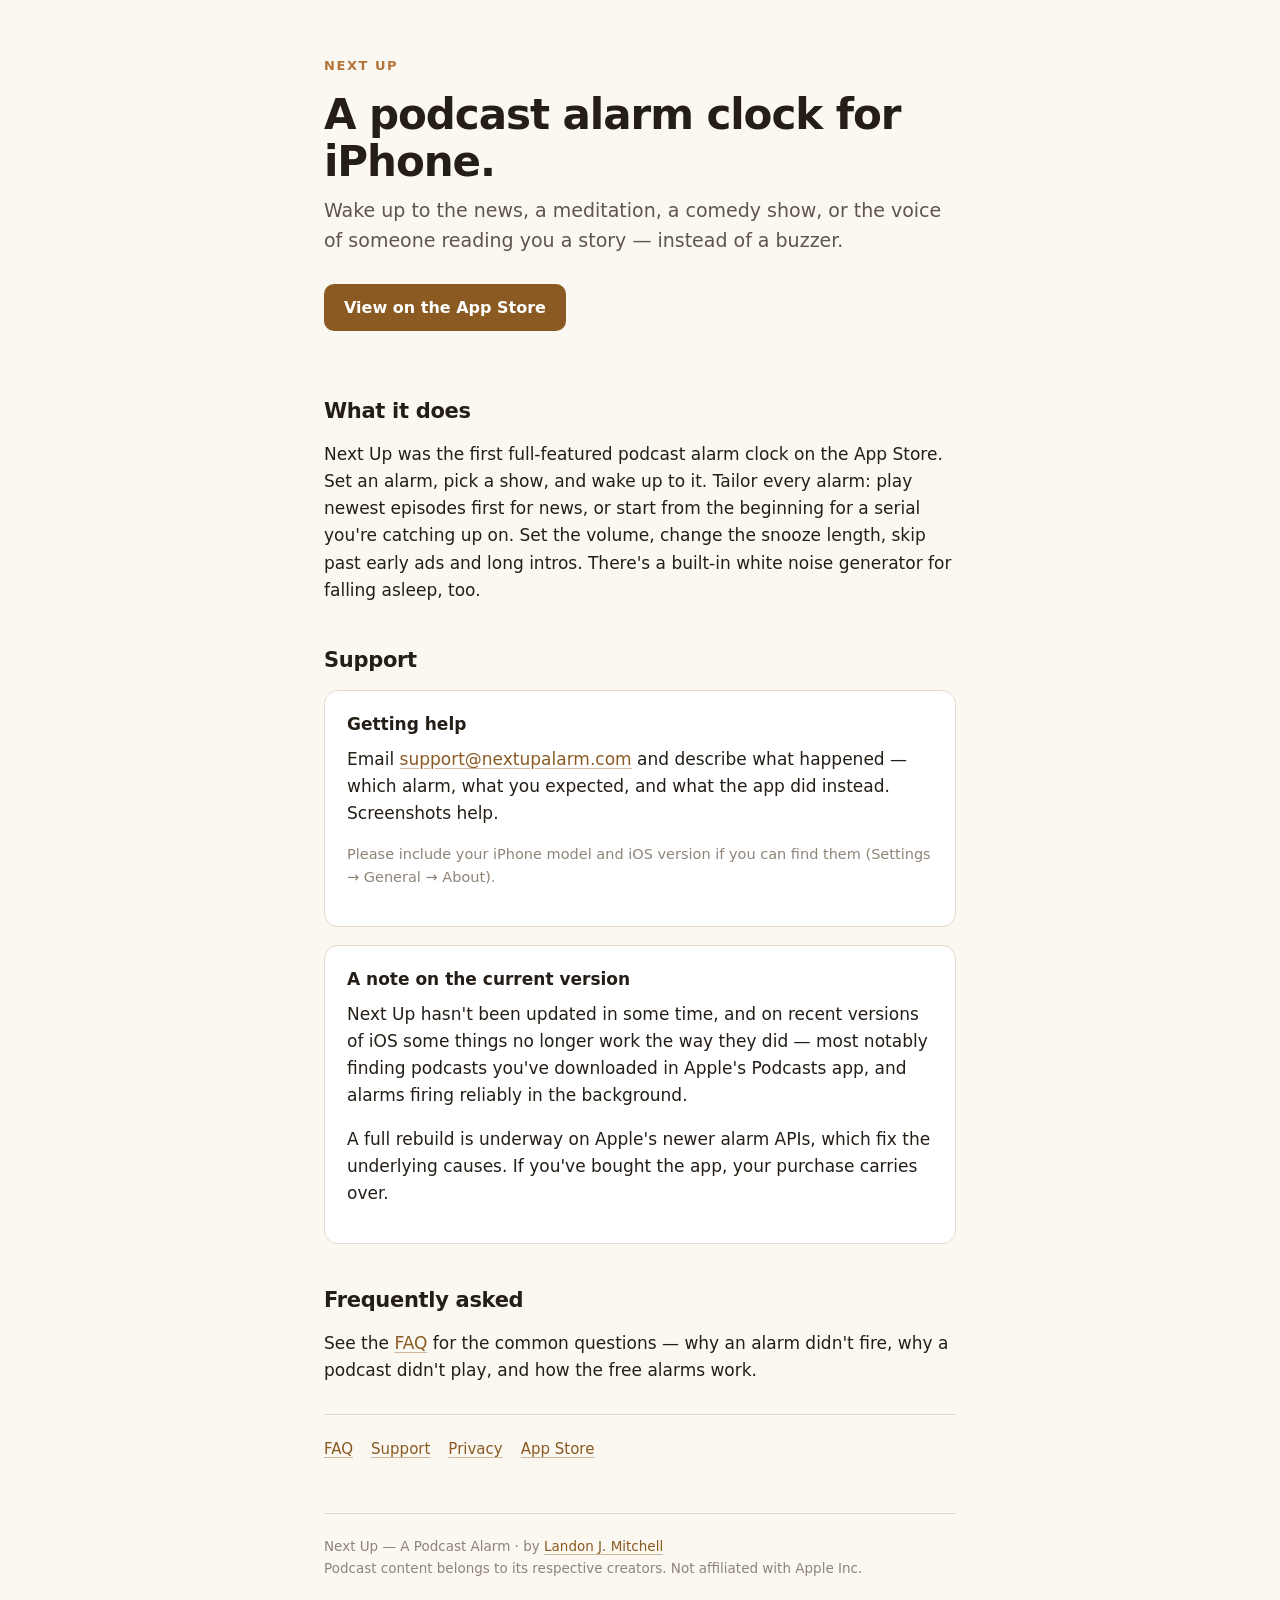
<file: index.html>
<!doctype html>
<html lang="en">
<head>
<meta charset="utf-8">
<meta name="viewport" content="width=device-width,initial-scale=1">
<title>Next Up — A Podcast Alarm</title>
<meta name="description" content="Next Up is a podcast alarm clock for iPhone. Wake up to the news, a meditation, a comedy show, or a story — instead of a buzzer.">
<link rel="stylesheet" href="/_style.css">
</head>
<body>
<div class="wrap">

<header>
  <div class="mark">Next Up</div>
  <h1>A podcast alarm clock for iPhone.</h1>
  <p class="tag">Wake up to the news, a meditation, a comedy show, or the voice of someone reading you a story — instead of a buzzer.</p>
  <p><a class="btn" href="https://apps.apple.com/us/app/next-up-a-podcast-alarm/id1472608295">View on the App&nbsp;Store</a></p>
</header>

<h2>What it does</h2>
<p>Next Up was the first full-featured podcast alarm clock on the App Store. Set an alarm, pick a show, and wake up to it. Tailor every alarm: play newest episodes first for news, or start from the beginning for a serial you're catching up on. Set the volume, change the snooze length, skip past early ads and long intros. There's a built-in white noise generator for falling asleep, too.</p>

<h2>Support</h2>
<div class="card">
  <h3>Getting help</h3>
  <p>Email <a href="mailto:support@nextupalarm.com">support@nextupalarm.com</a> and describe what happened — which alarm, what you expected, and what the app did instead. Screenshots help.</p>
  <p class="muted">Please include your iPhone model and iOS version if you can find them (Settings → General → About).</p>
</div>

<!-- EDIT ME: status note. Delete this card, or replace with whatever you want users to know. -->
<div class="card">
  <h3>A note on the current version</h3>
  <p>Next Up hasn't been updated in some time, and on recent versions of iOS some things no longer work the way they did — most notably finding podcasts you've downloaded in Apple's Podcasts app, and alarms firing reliably in the background.</p>
  <p>A full rebuild is underway on Apple's newer alarm APIs, which fix the underlying causes. If you've bought the app, your purchase carries over.</p>
</div>

<h2>Frequently asked</h2>
<p>See the <a href="/faq/">FAQ</a> for the common questions — why an alarm didn't fire, why a podcast didn't play, and how the free alarms work.</p>

<nav>
  <a href="/faq/">FAQ</a>
  <a href="/support/">Support</a>
  <a href="/privacy-policy/">Privacy</a>
  <a href="https://apps.apple.com/us/app/next-up-a-podcast-alarm/id1472608295">App Store</a>
</nav>

<footer>
  Next Up — A Podcast Alarm · by <a href="https://landonjmitchell.com">Landon&nbsp;J.&nbsp;Mitchell</a><br>
  Podcast content belongs to its respective creators. Not affiliated with Apple Inc.
</footer>

</div>
</body>
</html>
</file>
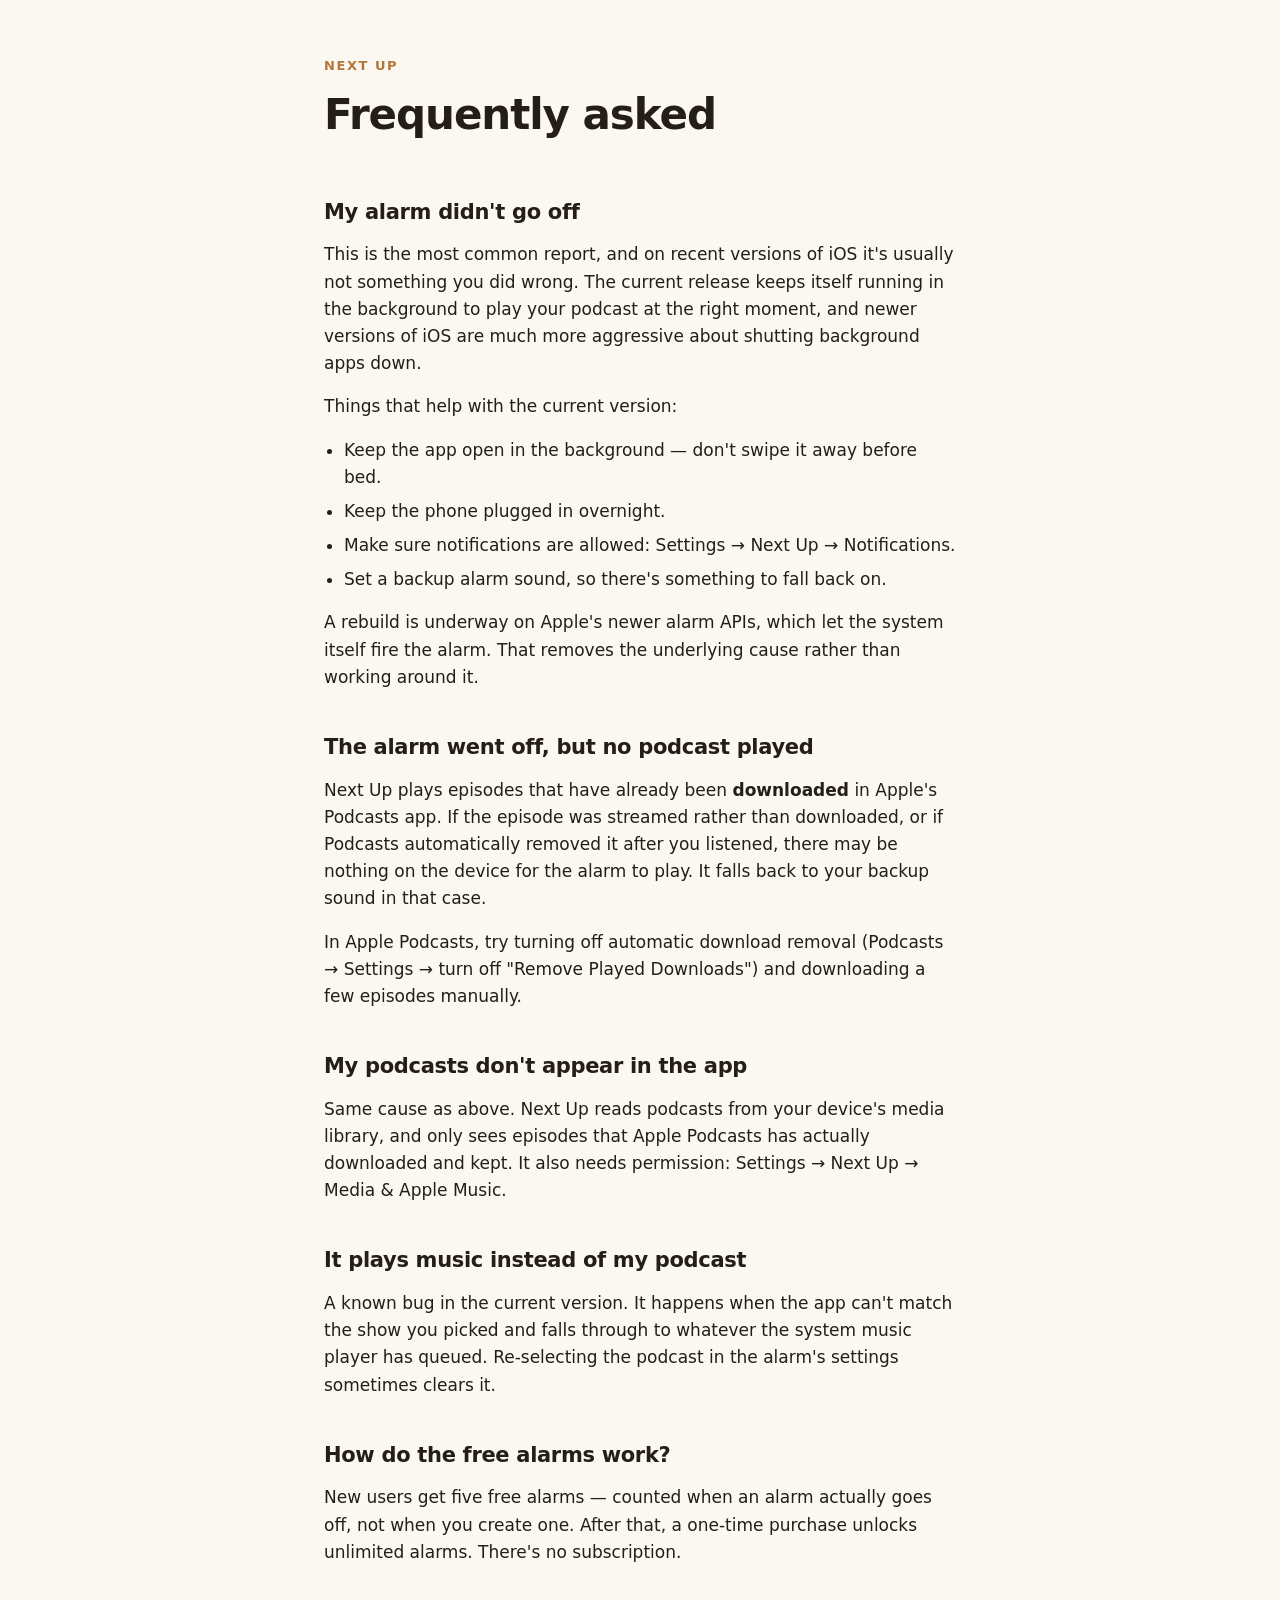
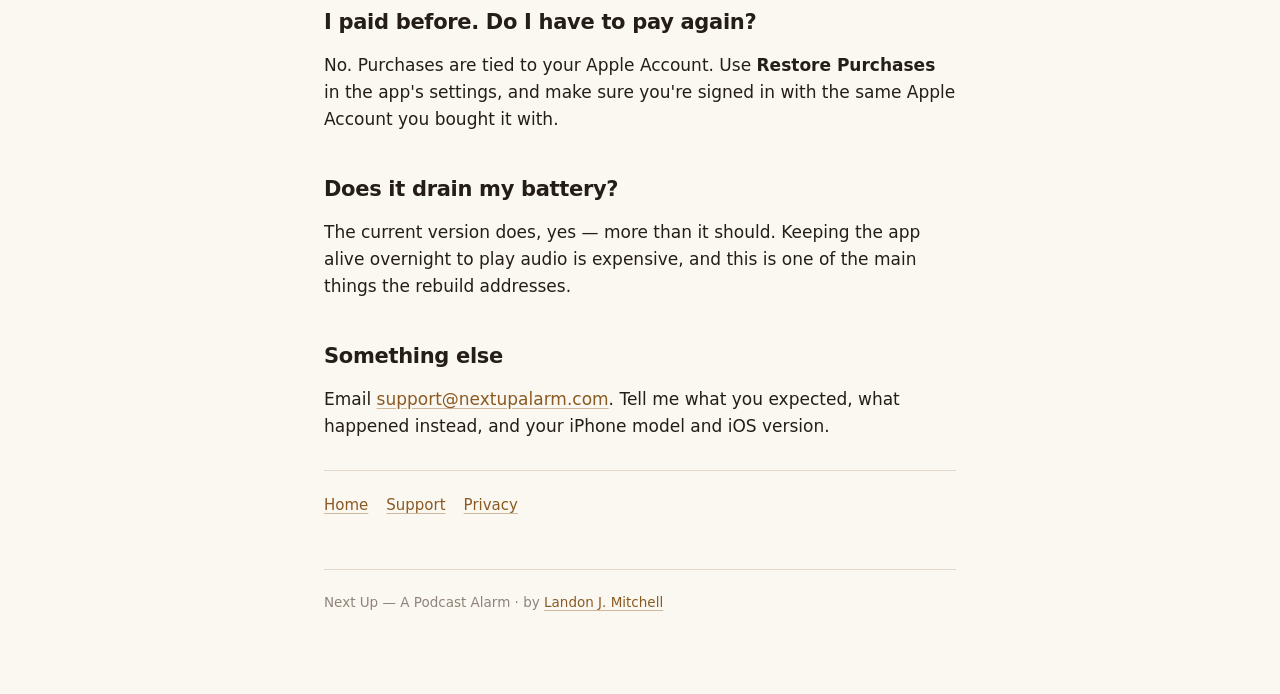
<file: faq/index.html>
<!doctype html>
<html lang="en">
<head>
<meta charset="utf-8">
<meta name="viewport" content="width=device-width,initial-scale=1">
<title>FAQ — Next Up</title>
<meta name="description" content="Common questions about Next Up — A Podcast Alarm.">
<link rel="stylesheet" href="/_style.css">
</head>
<body>
<div class="wrap">

<header>
  <div class="mark"><a href="/" style="color:inherit;text-decoration:none">Next Up</a></div>
  <h1>Frequently asked</h1>
</header>

<h2>My alarm didn't go off</h2>
<p>This is the most common report, and on recent versions of iOS it's usually not something you did wrong. The current release keeps itself running in the background to play your podcast at the right moment, and newer versions of iOS are much more aggressive about shutting background apps down.</p>
<p>Things that help with the current version:</p>
<ul>
  <li>Keep the app open in the background — don't swipe it away before bed.</li>
  <li>Keep the phone plugged in overnight.</li>
  <li>Make sure notifications are allowed: Settings → Next Up → Notifications.</li>
  <li>Set a backup alarm sound, so there's something to fall back on.</li>
</ul>
<p>A rebuild is underway on Apple's newer alarm APIs, which let the system itself fire the alarm. That removes the underlying cause rather than working around it.</p>

<h2>The alarm went off, but no podcast played</h2>
<p>Next Up plays episodes that have already been <strong>downloaded</strong> in Apple's Podcasts app. If the episode was streamed rather than downloaded, or if Podcasts automatically removed it after you listened, there may be nothing on the device for the alarm to play. It falls back to your backup sound in that case.</p>
<p>In Apple Podcasts, try turning off automatic download removal (Podcasts → Settings → turn off "Remove Played Downloads") and downloading a few episodes manually.</p>

<h2>My podcasts don't appear in the app</h2>
<p>Same cause as above. Next Up reads podcasts from your device's media library, and only sees episodes that Apple Podcasts has actually downloaded and kept. It also needs permission: Settings → Next Up → Media &amp; Apple Music.</p>

<h2>It plays music instead of my podcast</h2>
<p>A known bug in the current version. It happens when the app can't match the show you picked and falls through to whatever the system music player has queued. Re-selecting the podcast in the alarm's settings sometimes clears it.</p>

<h2>How do the free alarms work?</h2>
<p>New users get five free alarms — counted when an alarm actually goes off, not when you create one. After that, a one-time purchase unlocks unlimited alarms. There's no subscription.</p>

<h2>I paid before. Do I have to pay again?</h2>
<p>No. Purchases are tied to your Apple Account. Use <strong>Restore Purchases</strong> in the app's settings, and make sure you're signed in with the same Apple Account you bought it with.</p>

<h2>Does it drain my battery?</h2>
<p>The current version does, yes — more than it should. Keeping the app alive overnight to play audio is expensive, and this is one of the main things the rebuild addresses.</p>

<h2>Something else</h2>
<p>Email <a href="mailto:support@nextupalarm.com">support@nextupalarm.com</a>. Tell me what you expected, what happened instead, and your iPhone model and iOS version.</p>

<nav>
  <a href="/">Home</a>
  <a href="/support/">Support</a>
  <a href="/privacy-policy/">Privacy</a>
</nav>

<footer>
  Next Up — A Podcast Alarm · by <a href="https://landonjmitchell.com">Landon&nbsp;J.&nbsp;Mitchell</a>
</footer>

</div>
</body>
</html>
</file>
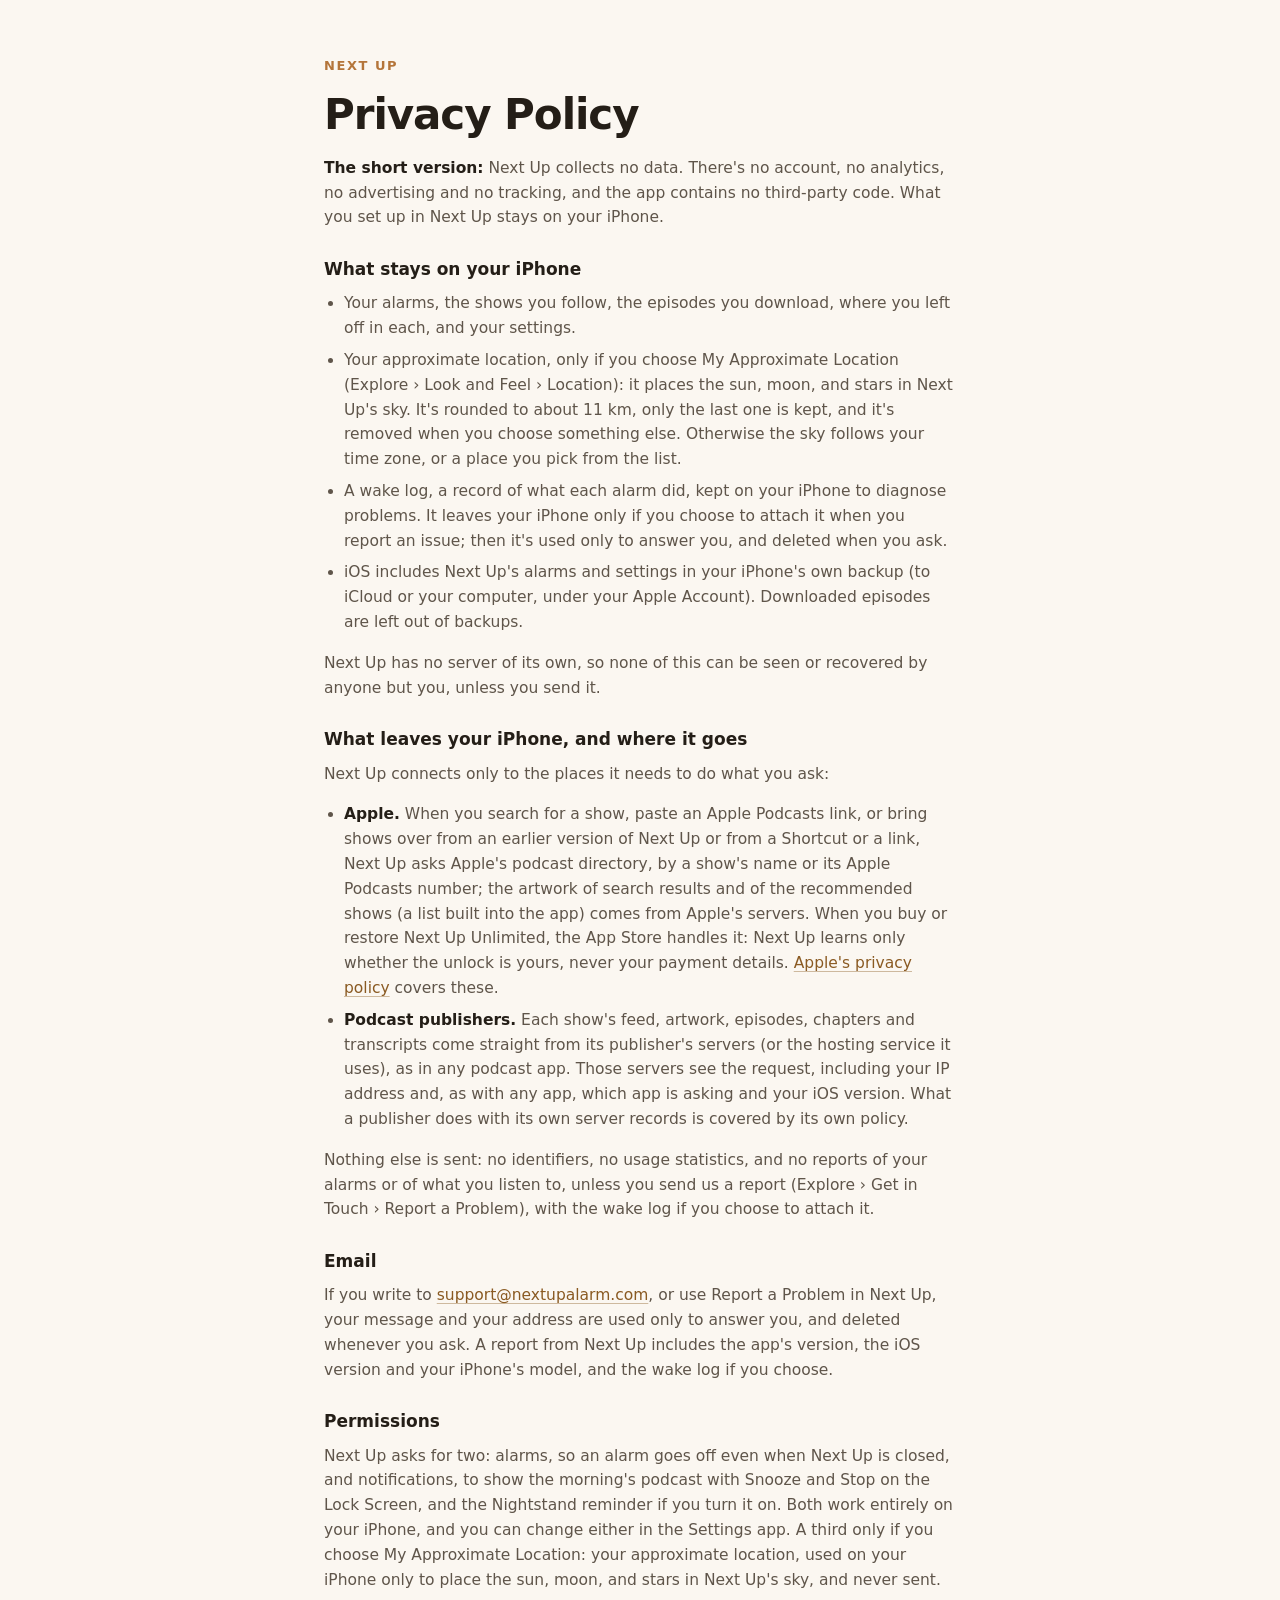
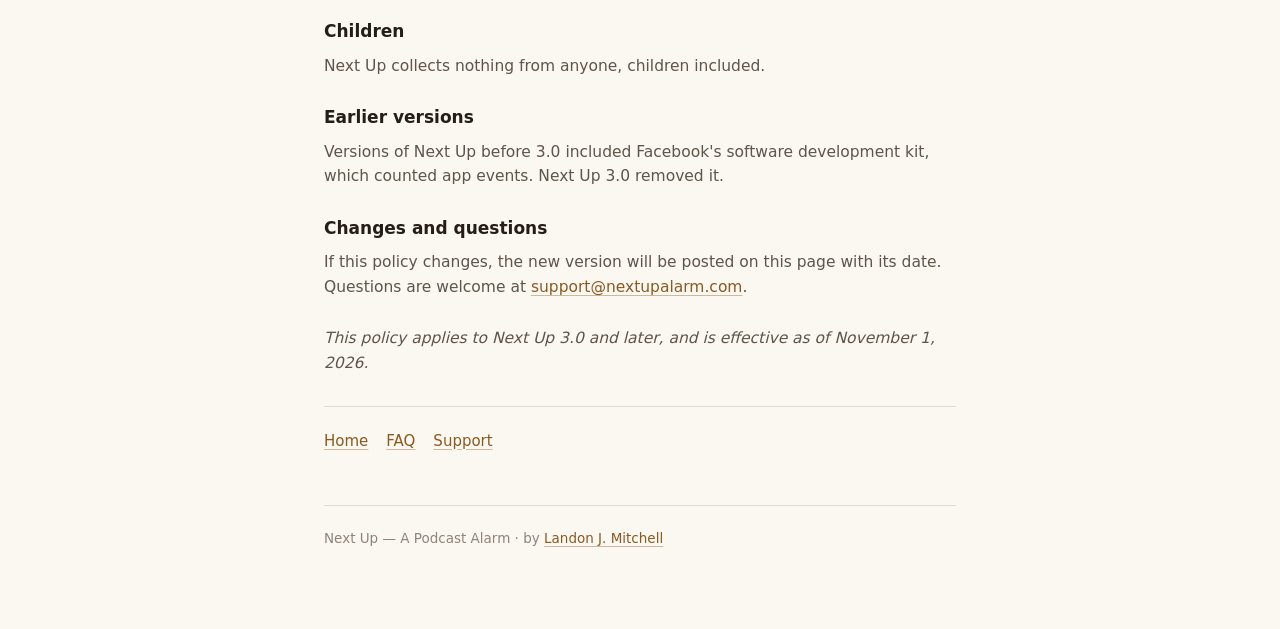
<file: privacy-policy/index.html>
<!doctype html>
<html lang="en">
<head>
<meta charset="utf-8">
<meta name="viewport" content="width=device-width,initial-scale=1">
<title>Privacy Policy — Next Up</title>
<meta name="description" content="Privacy policy for Next Up — A Podcast Alarm.">
<link rel="stylesheet" href="/_style.css">
</head>
<body>
<div class="wrap legal">

<header>
  <div class="mark"><a href="/" style="color:inherit;text-decoration:none">Next Up</a></div>
  <h1>Privacy Policy</h1>
</header>

<p><strong>The short version:</strong> Next Up collects no data. There's no account, no analytics, no advertising and no tracking, and the app contains no third-party code. What you set up in Next Up stays on your iPhone.</p>

<h3>What stays on your iPhone</h3>
<ul>
  <li>Your alarms, the shows you follow, the episodes you download, where you left off in each, and your settings.</li>
  <li>Your approximate location, only if you choose My Approximate Location (Explore › Look and Feel › Location): it places the sun, moon, and stars in Next Up's sky. It's rounded to about 11 km, only the last one is kept, and it's removed when you choose something else. Otherwise the sky follows your time zone, or a place you pick from the list.</li>
  <li>A wake log, a record of what each alarm did, kept on your iPhone to diagnose problems. It leaves your iPhone only if you choose to attach it when you report an issue; then it's used only to answer you, and deleted when you ask.</li>
  <li>iOS includes Next Up's alarms and settings in your iPhone's own backup (to iCloud or your computer, under your Apple Account). Downloaded episodes are left out of backups.</li>
</ul>
<p>Next Up has no server of its own, so none of this can be seen or recovered by anyone but you, unless you send it.</p>

<h3>What leaves your iPhone, and where it goes</h3>
<p>Next Up connects only to the places it needs to do what you ask:</p>
<ul>
  <li><strong>Apple.</strong> When you search for a show, paste an Apple Podcasts link, or bring shows over from an earlier version of Next Up or from a Shortcut or a link, Next Up asks Apple's podcast directory, by a show's name or its Apple Podcasts number; the artwork of search results and of the recommended shows (a list built into the app) comes from Apple's servers. When you buy or restore Next Up Unlimited, the App Store handles it: Next Up learns only whether the unlock is yours, never your payment details. <a href="https://www.apple.com/legal/privacy/">Apple's privacy policy</a> covers these.</li>
  <li><strong>Podcast publishers.</strong> Each show's feed, artwork, episodes, chapters and transcripts come straight from its publisher's servers (or the hosting service it uses), as in any podcast app. Those servers see the request, including your IP address and, as with any app, which app is asking and your iOS version. What a publisher does with its own server records is covered by its own policy.</li>
</ul>
<p>Nothing else is sent: no identifiers, no usage statistics, and no reports of your alarms or of what you listen to, unless you send us a report (Explore › Get in Touch › Report a Problem), with the wake log if you choose to attach it.</p>

<h3>Email</h3>
<p>If you write to <a href="mailto:support@nextupalarm.com">support@nextupalarm.com</a>, or use Report a Problem in Next Up, your message and your address are used only to answer you, and deleted whenever you ask. A report from Next Up includes the app's version, the iOS version and your iPhone's model, and the wake log if you choose.</p>

<h3>Permissions</h3>
<p>Next Up asks for two: alarms, so an alarm goes off even when Next Up is closed, and notifications, to show the morning's podcast with Snooze and Stop on the Lock Screen, and the Nightstand reminder if you turn it on. Both work entirely on your iPhone, and you can change either in the Settings app. A third only if you choose My Approximate Location: your approximate location, used on your iPhone only to place the sun, moon, and stars in Next Up's sky, and never sent.</p>

<h3>Children</h3>
<p>Next Up collects nothing from anyone, children included.</p>

<h3>Earlier versions</h3>
<p>Versions of Next Up before 3.0 included Facebook's software development kit, which counted app events. Next Up 3.0 removed it.</p>

<h3>Changes and questions</h3>
<p>If this policy changes, the new version will be posted on this page with its date. Questions are welcome at <a href="mailto:support@nextupalarm.com">support@nextupalarm.com</a>.</p>

<p class="eff">This policy applies to Next Up 3.0 and later, and is effective as of November 1, 2026.</p>

<nav>
  <a href="/">Home</a>
  <a href="/faq/">FAQ</a>
  <a href="/support/">Support</a>
</nav>

<footer>
  Next Up — A Podcast Alarm · by <a href="https://landonjmitchell.com">Landon&nbsp;J.&nbsp;Mitchell</a>
</footer>

</div>
</body>
</html>
</file>
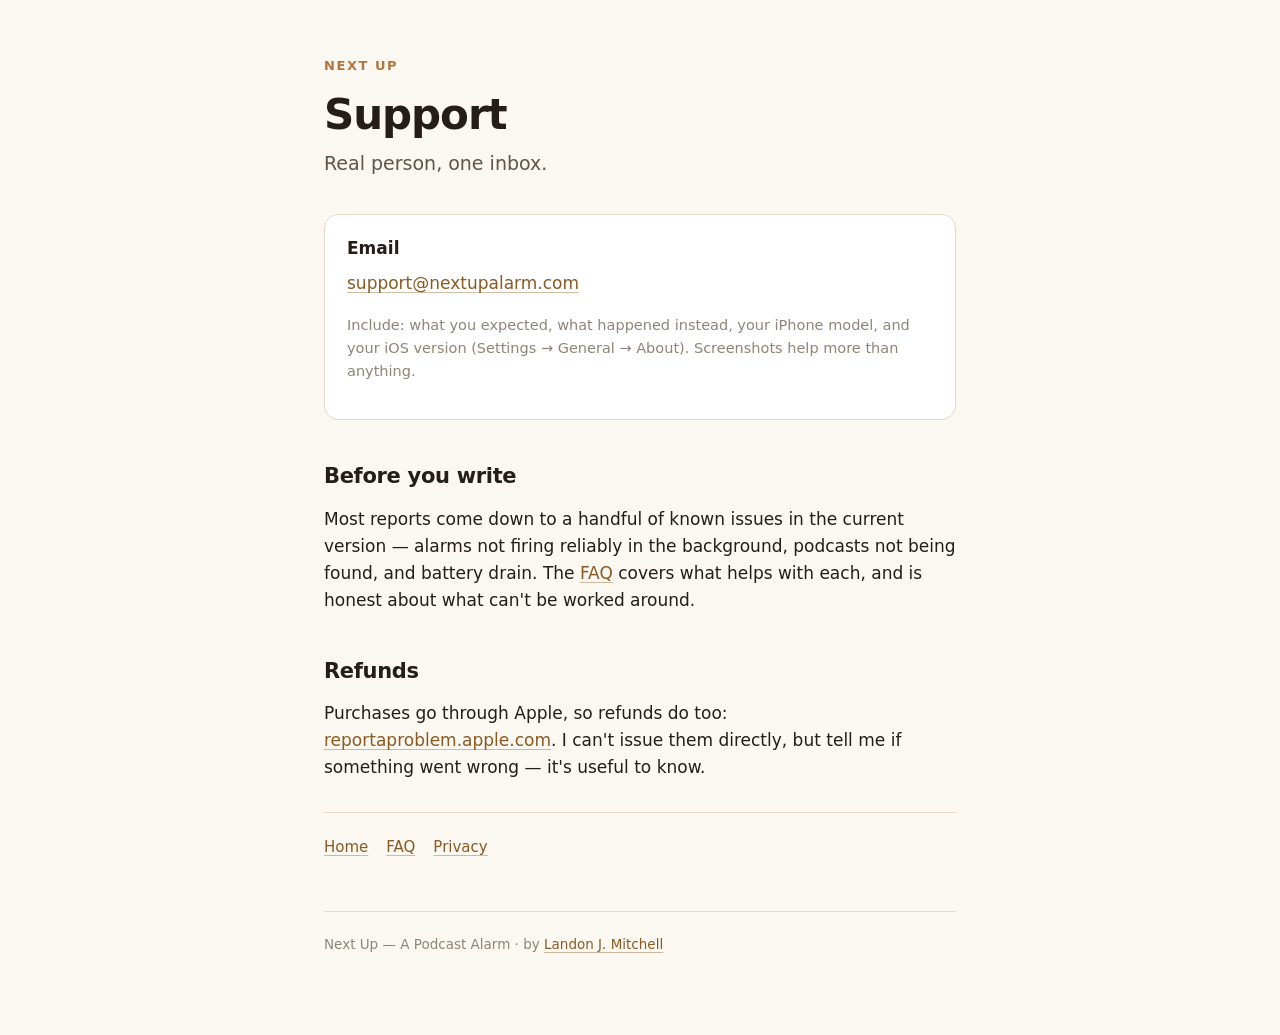
<file: support/index.html>
<!doctype html>
<html lang="en">
<head>
<meta charset="utf-8">
<meta name="viewport" content="width=device-width,initial-scale=1">
<title>Support — Next Up</title>
<meta name="description" content="Get help with Next Up — A Podcast Alarm.">
<link rel="stylesheet" href="/_style.css">
</head>
<body>
<div class="wrap">

<header>
  <div class="mark"><a href="/" style="color:inherit;text-decoration:none">Next Up</a></div>
  <h1>Support</h1>
  <p class="tag">Real person, one inbox.</p>
</header>

<div class="card">
  <h3>Email</h3>
  <p><a href="mailto:support@nextupalarm.com">support@nextupalarm.com</a></p>
  <p class="muted">Include: what you expected, what happened instead, your iPhone model, and your iOS version (Settings → General → About). Screenshots help more than anything.</p>
</div>

<h2>Before you write</h2>
<p>Most reports come down to a handful of known issues in the current version — alarms not firing reliably in the background, podcasts not being found, and battery drain. The <a href="/faq/">FAQ</a> covers what helps with each, and is honest about what can't be worked around.</p>

<h2>Refunds</h2>
<p>Purchases go through Apple, so refunds do too: <a href="https://reportaproblem.apple.com">reportaproblem.apple.com</a>. I can't issue them directly, but tell me if something went wrong — it's useful to know.</p>

<nav>
  <a href="/">Home</a>
  <a href="/faq/">FAQ</a>
  <a href="/privacy-policy/">Privacy</a>
</nav>

<footer>
  Next Up — A Podcast Alarm · by <a href="https://landonjmitchell.com">Landon&nbsp;J.&nbsp;Mitchell</a>
</footer>

</div>
</body>
</html>
</file>
<file: _style.css>
/* Next Up — shared styles. Palette taken from the app's own source. */
:root{
  --ground:#141210; --surface:#1C1917; --line:#332C26;
  --ink:#F2EBE3; --dim:#A79C90; --faint:#6E6459;
  --peach:#FFD5A9; --amber:#E8A660; --salmon:#FF7265;
  --sans:-apple-system,BlinkMacSystemFont,"SF Pro Text","Segoe UI",system-ui,sans-serif;
}
@media (prefers-color-scheme:light){
  :root{--ground:#FBF7F1;--surface:#FFF;--line:#E4DACB;
  --ink:#241E17;--dim:#5F554A;--faint:#8F8478;--peach:#8A5A22;--amber:#B4753A;--salmon:#C4432F}
}
*{box-sizing:border-box}
body{margin:0;background:var(--ground);color:var(--ink);font-family:var(--sans);
  font-size:17px;line-height:1.6;-webkit-font-smoothing:antialiased}
.wrap{max-width:680px;margin:0 auto;padding:0 24px 80px}
header{padding:56px 0 8px}
.mark{font-size:13px;letter-spacing:.12em;text-transform:uppercase;color:var(--amber);font-weight:640}
h1{font-size:clamp(30px,6vw,42px);line-height:1.12;letter-spacing:-.025em;margin:14px 0 10px;font-weight:700}
h2{font-size:21px;letter-spacing:-.015em;margin:40px 0 12px;font-weight:660}
h3{font-size:17px;margin:26px 0 8px;font-weight:640}
.tag{color:var(--dim);font-size:19px;margin:0 0 28px}
p{margin:0 0 16px}
a{color:var(--peach);text-decoration-color:color-mix(in srgb,var(--peach) 40%,transparent);
  text-underline-offset:3px}
a:hover{text-decoration-color:var(--peach)}
ul{padding-left:20px;margin:0 0 16px}
li{margin-bottom:7px}
.card{background:var(--surface);border:1px solid var(--line);border-radius:14px;padding:20px 22px;margin:0 0 18px}
.card h3{margin-top:0}
.btn{display:inline-block;background:var(--peach);color:var(--ground);text-decoration:none;
  font-weight:640;padding:11px 20px;border-radius:10px;font-size:16px}
.btn:hover{background:var(--amber)}
@media (prefers-color-scheme:light){.btn{color:#fff}}
.muted{color:var(--faint);font-size:14.5px}
nav{margin:30px 0 0;padding-top:22px;border-top:1px solid var(--line);
  display:flex;gap:18px;flex-wrap:wrap;font-size:15px}
footer{margin-top:52px;padding-top:22px;border-top:1px solid var(--line);
  color:var(--faint);font-size:13.5px}
.legal h2{font-size:19px;margin-top:34px}
.legal p,.legal li{font-size:15.5px;color:var(--dim)}
.legal strong{color:var(--ink)}
.eff{font-size:14px;color:var(--faint);font-style:italic;margin-top:26px}
</file>
